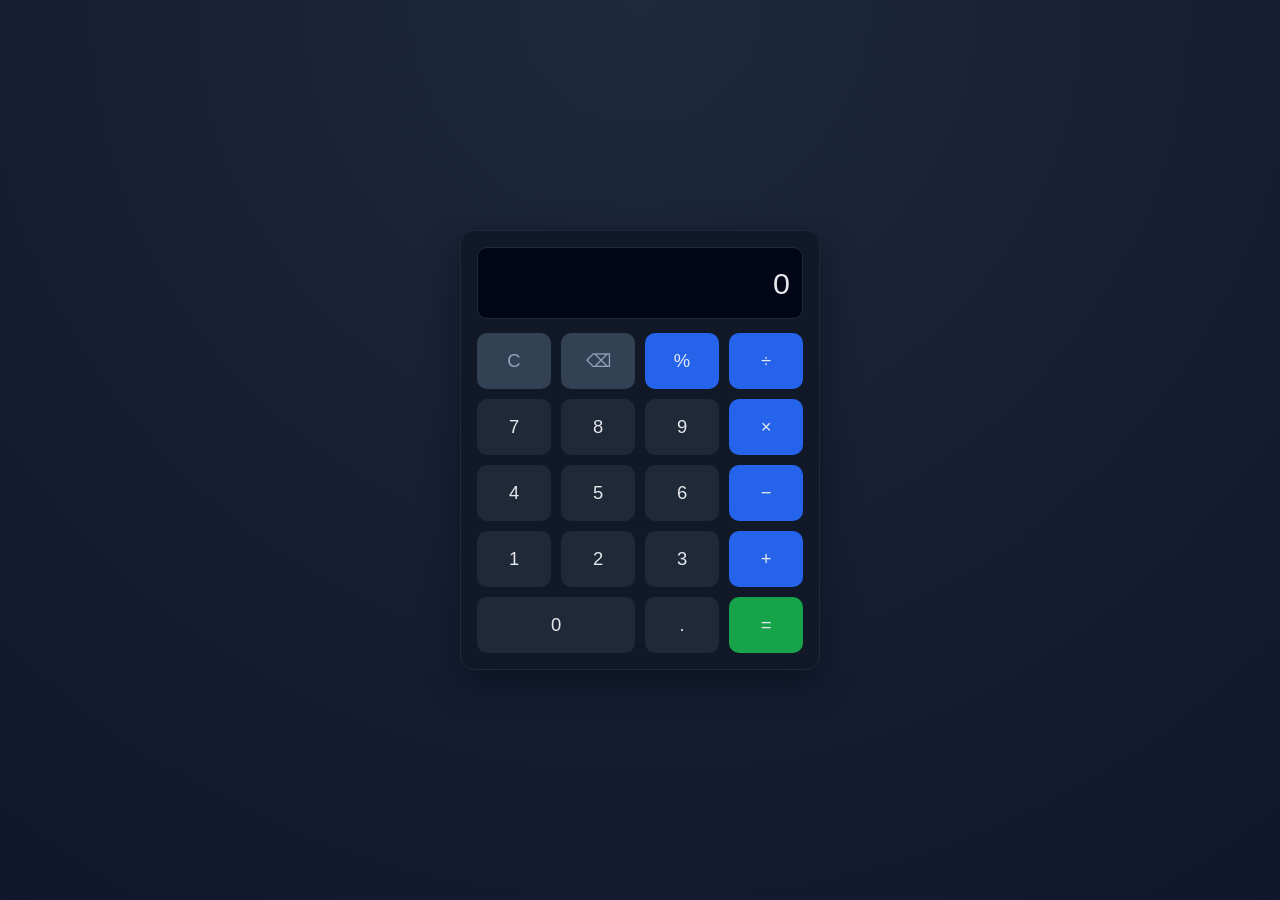
<file: calculator/index.html>
<!DOCTYPE html>
<html lang="en">
  <head>
    <meta charset="UTF-8" />
    <meta name="viewport" content="width=device-width, initial-scale=1.0" />
    <title>Basic Calculator</title>
    <link rel="stylesheet" href="style.css" />
  </head>
  <body>
    <main class="calculator-wrapper">
      <section class="calculator" aria-label="Basic calculator">
        <input
          id="display"
          class="display"
          type="text"
          value="0"
          readonly
          aria-label="Calculator display"
        />

        <div class="buttons" id="buttons">
          <button class="btn btn-fn" data-action="clear">C</button>
          <button class="btn btn-fn" data-action="backspace">⌫</button>
          <button class="btn btn-op" data-value="%">%</button>
          <button class="btn btn-op" data-value="/">÷</button>

          <button class="btn" data-value="7">7</button>
          <button class="btn" data-value="8">8</button>
          <button class="btn" data-value="9">9</button>
          <button class="btn btn-op" data-value="*">×</button>

          <button class="btn" data-value="4">4</button>
          <button class="btn" data-value="5">5</button>
          <button class="btn" data-value="6">6</button>
          <button class="btn btn-op" data-value="-">−</button>

          <button class="btn" data-value="1">1</button>
          <button class="btn" data-value="2">2</button>
          <button class="btn" data-value="3">3</button>
          <button class="btn btn-op" data-value="+">+</button>

          <button class="btn btn-zero" data-value="0">0</button>
          <button class="btn" data-value=".">.</button>
          <button class="btn btn-equal" data-action="equals">=</button>
        </div>
      </section>
    </main>

    <script src="script.js"></script>
  </body>
</html>
</file>
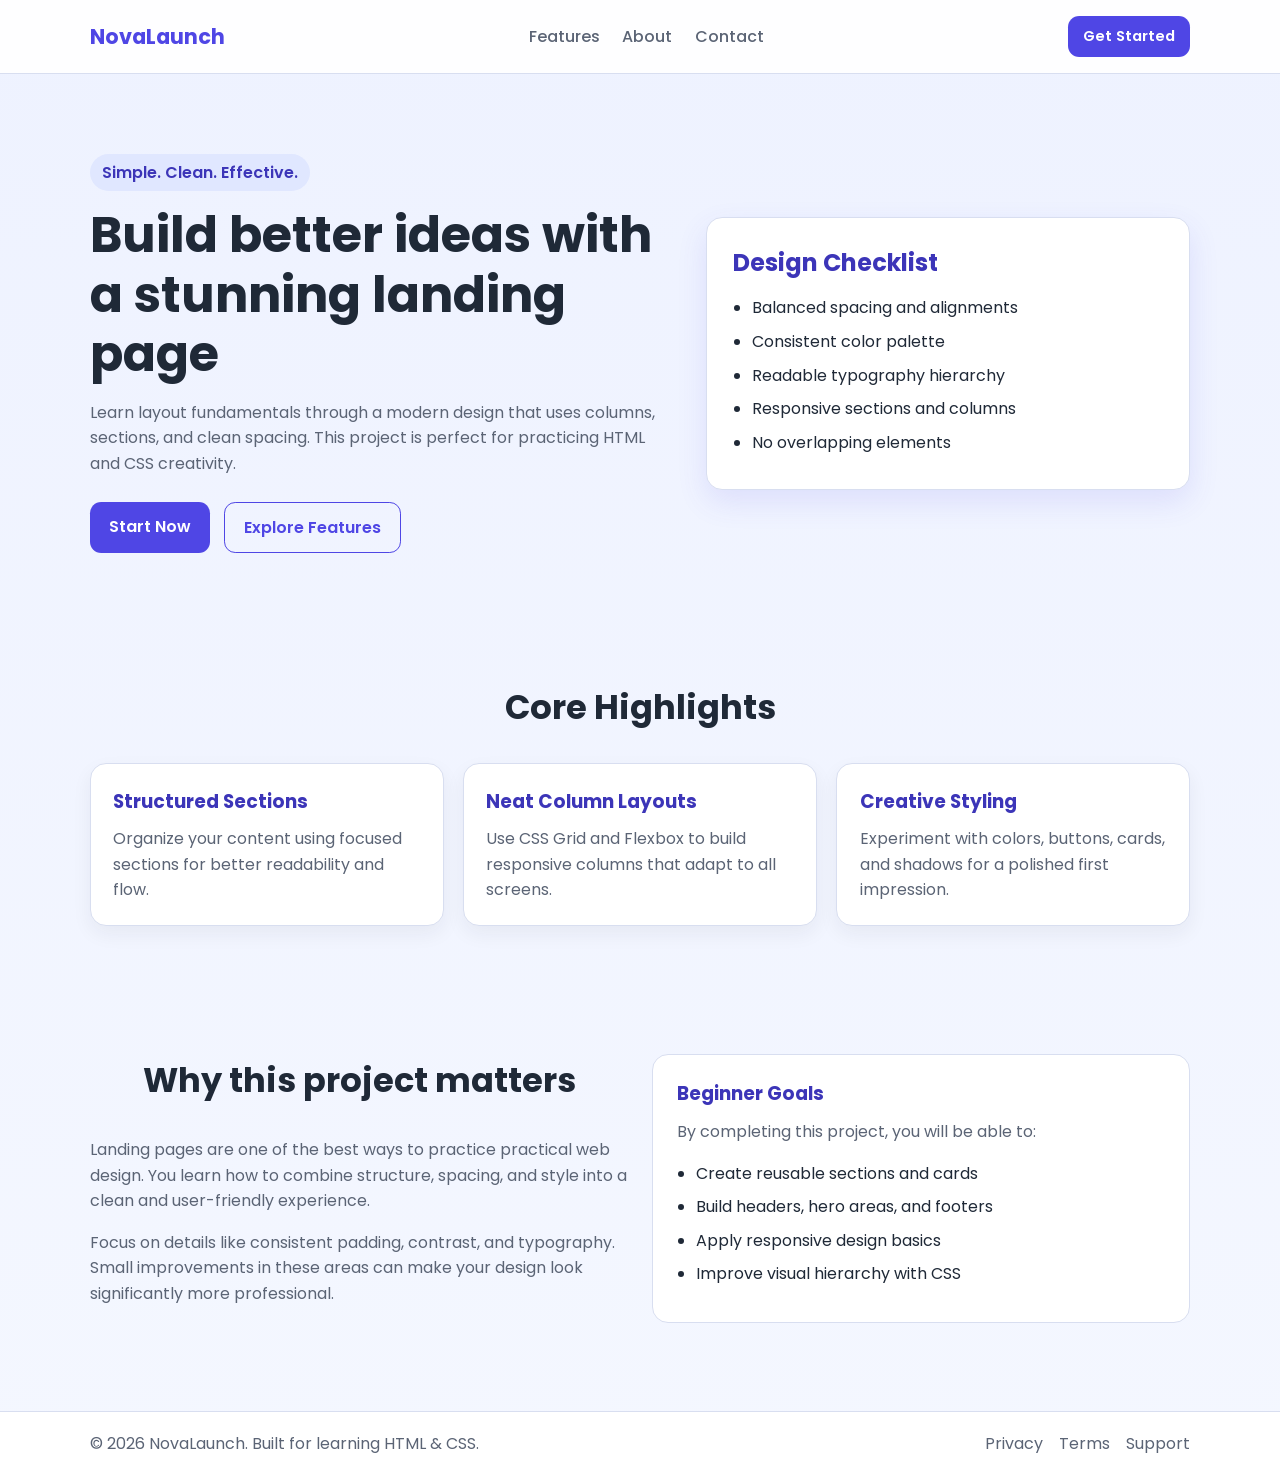
<file: landing_page/index.html>
<!DOCTYPE html>
<html lang="en">
<head>
  <meta charset="UTF-8">
  <meta name="viewport" content="width=device-width, initial-scale=1.0">
  <title>NovaLaunch - Modern Landing Page</title>
  <link rel="preconnect" href="https://fonts.googleapis.com">
  <link rel="preconnect" href="https://fonts.gstatic.com" crossorigin>
  <link href="https://fonts.googleapis.com/css2?family=Poppins:wght@400;500;600;700&display=swap" rel="stylesheet">
  <link rel="stylesheet" href="style.css">
</head>
<body>
  <header class="site-header">
    <div class="container nav-wrapper">
      <a href="#" class="logo">NovaLaunch</a>
      <nav class="nav-links">
        <a href="#features">Features</a>
        <a href="#about">About</a>
        <a href="#contact">Contact</a>
      </nav>
      <a href="#" class="btn btn-small">Get Started</a>
    </div>
  </header>

  <main>
    <section class="hero">
      <div class="container hero-grid">
        <div class="hero-content">
          <p class="tag">Simple. Clean. Effective.</p>
          <h1>Build better ideas with a stunning landing page</h1>
          <p class="hero-text">
            Learn layout fundamentals through a modern design that uses columns, sections, and
            clean spacing. This project is perfect for practicing HTML and CSS creativity.
          </p>
          <div class="hero-actions">
            <a href="#" class="btn">Start Now</a>
            <a href="#features" class="btn btn-outline">Explore Features</a>
          </div>
        </div>
        <div class="hero-card">
          <h2>Design Checklist</h2>
          <ul>
            <li>Balanced spacing and alignments</li>
            <li>Consistent color palette</li>
            <li>Readable typography hierarchy</li>
            <li>Responsive sections and columns</li>
            <li>No overlapping elements</li>
          </ul>
        </div>
      </div>
    </section>

    <section class="features" id="features">
      <div class="container">
        <h2 class="section-title">Core Highlights</h2>
        <div class="feature-grid">
          <article class="feature-card">
            <h3>Structured Sections</h3>
            <p>Organize your content using focused sections for better readability and flow.</p>
          </article>
          <article class="feature-card">
            <h3>Neat Column Layouts</h3>
            <p>Use CSS Grid and Flexbox to build responsive columns that adapt to all screens.</p>
          </article>
          <article class="feature-card">
            <h3>Creative Styling</h3>
            <p>Experiment with colors, buttons, cards, and shadows for a polished first impression.</p>
          </article>
        </div>
      </div>
    </section>

    <section class="about" id="about">
      <div class="container about-grid">
        <div>
          <h2 class="section-title">Why this project matters</h2>
          <p>
            Landing pages are one of the best ways to practice practical web design. You learn how to
            combine structure, spacing, and style into a clean and user-friendly experience.
          </p>
          <p>
            Focus on details like consistent padding, contrast, and typography. Small improvements in
            these areas can make your design look significantly more professional.
          </p>
        </div>
        <div class="about-box">
          <h3>Beginner Goals</h3>
          <p>By completing this project, you will be able to:</p>
          <ul>
            <li>Create reusable sections and cards</li>
            <li>Build headers, hero areas, and footers</li>
            <li>Apply responsive design basics</li>
            <li>Improve visual hierarchy with CSS</li>
          </ul>
        </div>
      </div>
    </section>
  </main>

  <footer class="site-footer" id="contact">
    <div class="container footer-content">
      <p>&copy; 2026 NovaLaunch. Built for learning HTML &amp; CSS.</p>
      <div class="footer-links">
        <a href="#">Privacy</a>
        <a href="#">Terms</a>
        <a href="#">Support</a>
      </div>
    </div>
  </footer>
</body>
</html>
</file>
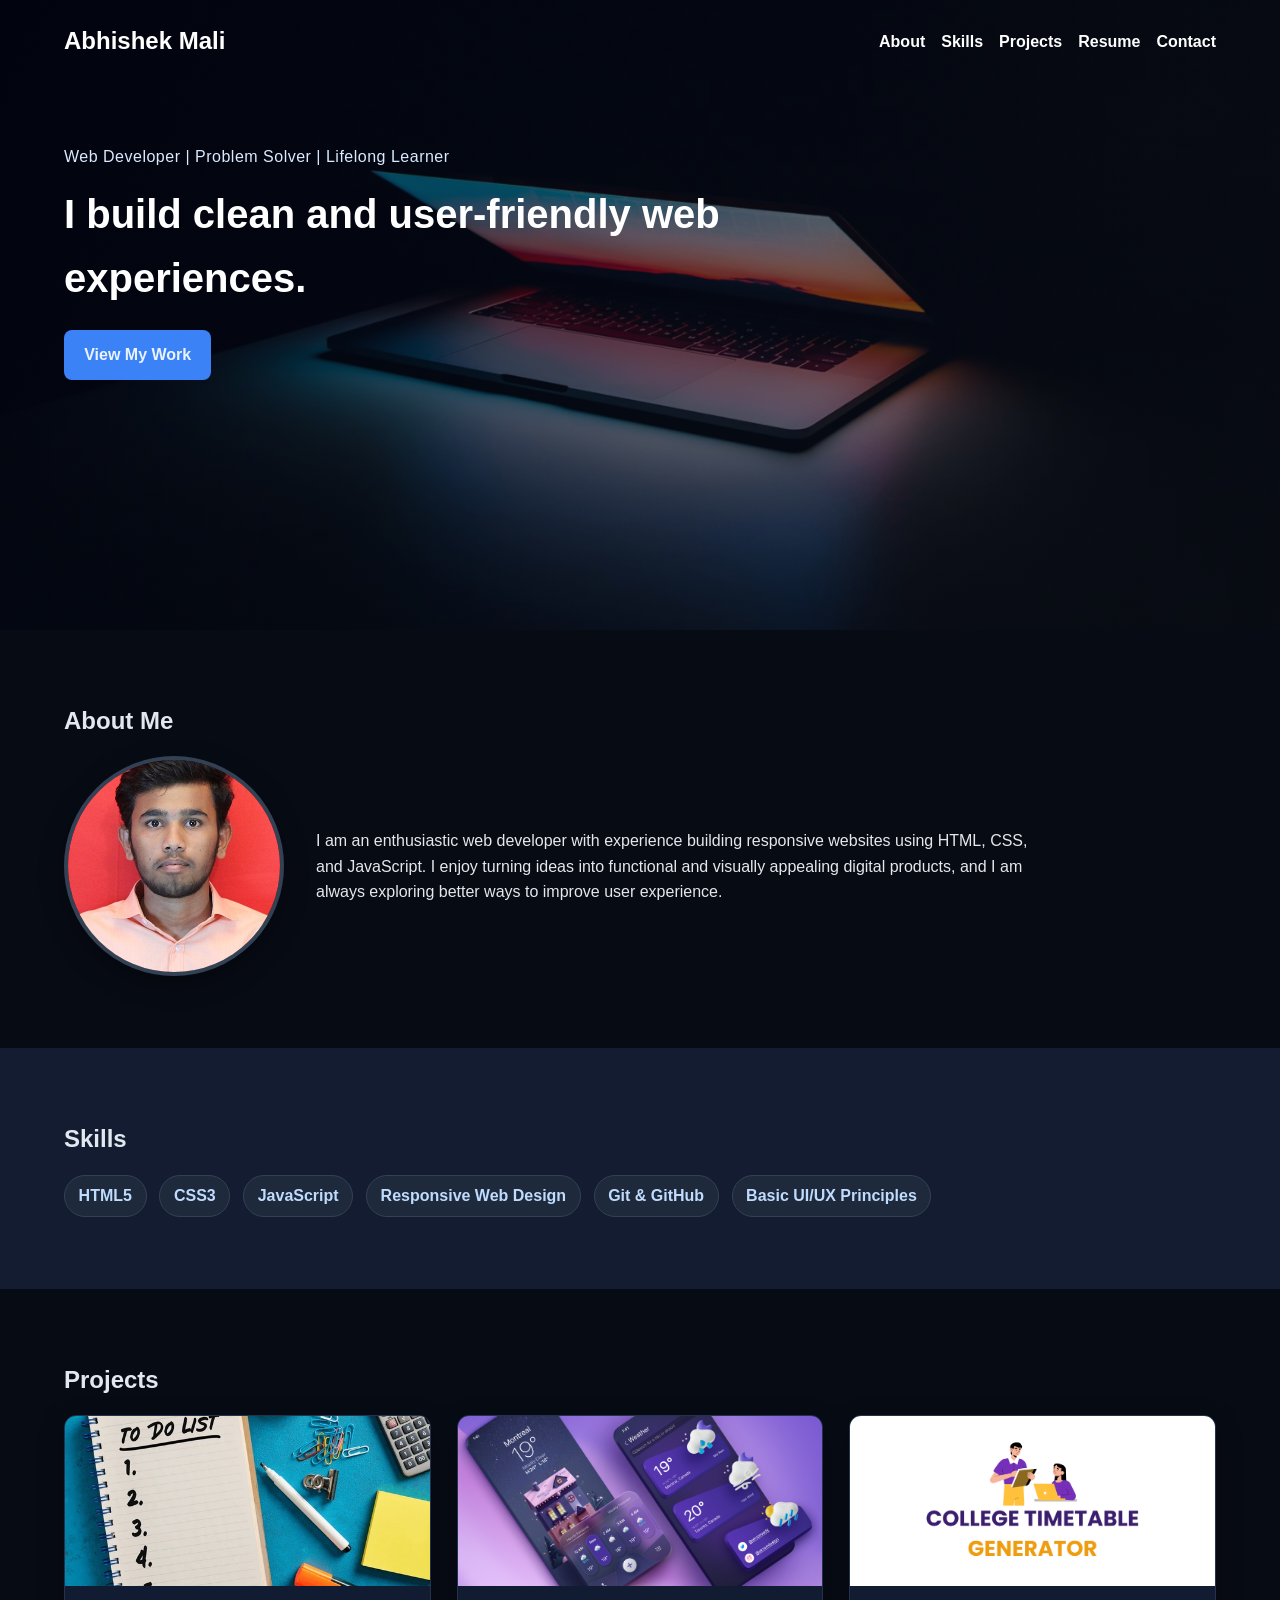
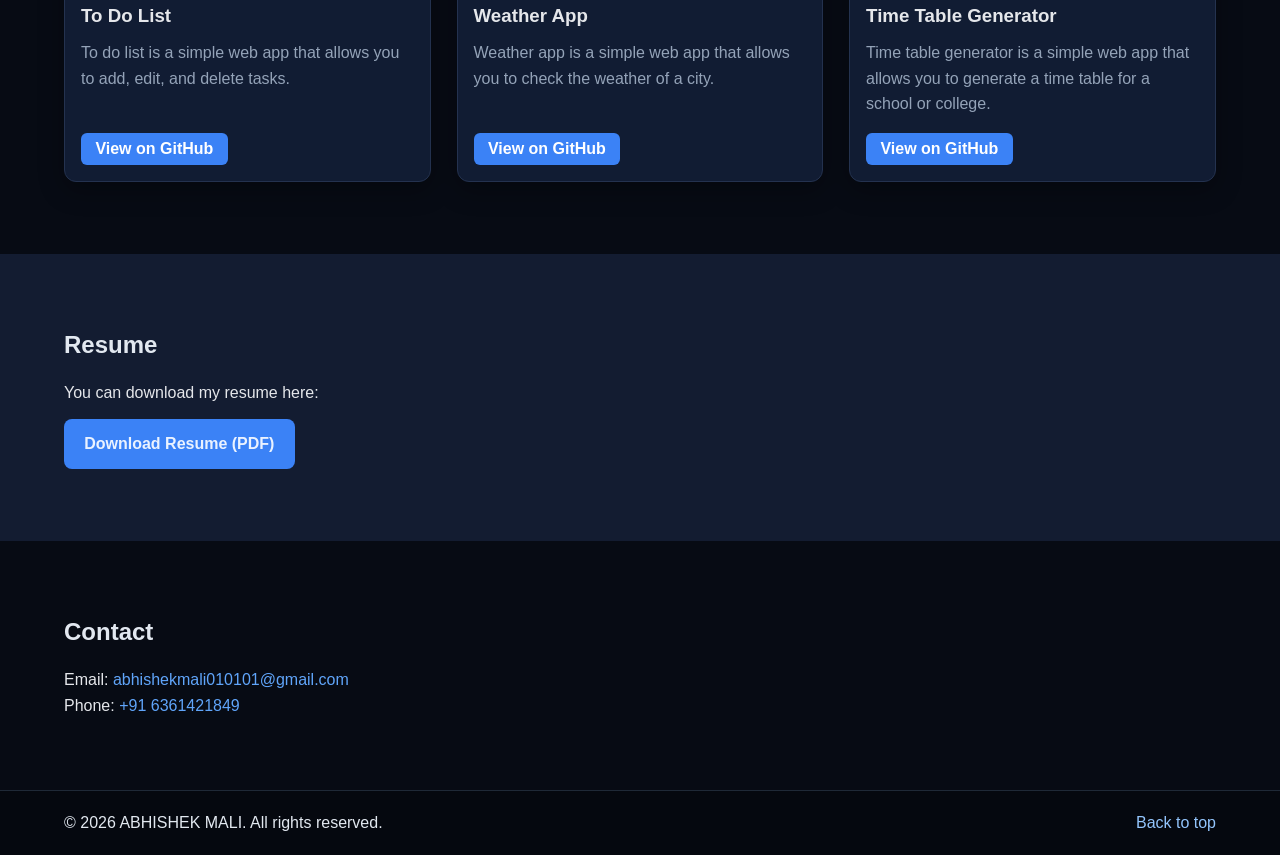
<file: PortFolio/index.html>
<!DOCTYPE html>
<html lang="en">
<head>
  <meta charset="UTF-8">
  <meta name="viewport" content="width=device-width, initial-scale=1.0">
  <title>My Portfolio</title>
  <link rel="stylesheet" href="styles.css">
</head>
<body>
  <header class="hero" id="home">
    <nav class="navbar">
      <h1 class="logo">Abhishek Mali</h1>
      <ul class="nav-links">
        <li><a href="#about">About</a></li>
        <li><a href="#skills">Skills</a></li>
        <li><a href="#projects">Projects</a></li>
        <li><a href="#resume">Resume</a></li>
        <li><a href="#contact">Contact</a></li>
      </ul>
    </nav>
    <div class="hero-content">
      <p class="tagline">Web Developer | Problem Solver | Lifelong Learner</p>
      <h2>I build clean and user-friendly web experiences.</h2>
      <a class="btn" href="#projects">View My Work</a>
    </div>
  </header>

  <main>
    <section id="about" class="section">
      <h2>About Me</h2>
      <div class="about-container">
        <img
          src="profile.jpg"
          alt="Portrait of the portfolio owner"
          class="profile-image"
        >
        <p>
          I am an enthusiastic web developer with experience building responsive websites using
          HTML, CSS, and JavaScript. I enjoy turning ideas into functional and visually appealing
          digital products, and I am always exploring better ways to improve user experience.
        </p>
      </div>
    </section>

    <section id="skills" class="section alt-bg">
      <h2>Skills</h2>
      <ul class="skills-list">
        <li>HTML5</li>
        <li>CSS3</li>
        <li>JavaScript</li>
        <li>Responsive Web Design</li>
        <li>Git & GitHub</li>
        <li>Basic UI/UX Principles</li>
      </ul>
    </section>

    <section id="projects" class="section">
      <h2>Projects</h2>
      <div class="projects-grid">
        <article class="project-card">
          <img
            src="to-to-list.png"
            alt="Project 1 preview"
          >
          <h3>To Do List</h3>
          <p>To do list is a simple web app that allows you to add, edit, and delete tasks.</p>
          <a class="project-link" href="https://github.com/abhishekanandmali/To-do-List-webApp.git" target="_blank" rel="noopener noreferrer">
            View on GitHub
          </a>
        </article>
        <article class="project-card">
          <img
            src="weather.png"
            alt="Project 2 preview"
          >
          <h3>Weather App</h3>
          <p>Weather app is a simple web app that allows you to check the weather of a city.</p>
          <a class="project-link" href="https://github.com/abhishekanandmali/WeatherApp.git" target="_blank" rel="noopener noreferrer">
            View on GitHub
          </a>
        </article>
        <article class="project-card">
          <img
            src="time_table_gen.png"
            alt="Project 3 preview"
          >
          <h3>Time Table Generator</h3>
          <p>Time table generator is a simple web app that allows you to generate a time table for a school or college.</p>
          <a class="project-link" href="https://github.com/abhishekanandmali/College-Timetable-Generator.git" target="_blank" rel="noopener noreferrer">
            View on GitHub
          </a>
        </article>
      </div>
    </section>

    <section id="resume" class="section alt-bg">
      <h2>Resume</h2>
      <p>You can download my resume here:</p>
      <a class="btn" href="resume.pdf" download>Download Resume (PDF)</a>
    </section>

    <section id="contact" class="section">
      <h2>Contact</h2>
      <p>Email: <a href="mailto:abhishekmali010101@gmail.com">abhishekmali010101@gmail.com</a></p>
      <p>Phone: <a href="tel:+91 6361421849">+91 6361421849</a></p>
    </section>
  </main>

  <footer>
    <p>&copy; 2026 ABHISHEK MALI. All rights reserved.</p>
    <p><a href="#home">Back to top</a></p>
  </footer>
</body>
</html>
</file>
<file: calculator/style.css>
:root {
  --bg: #0f172a;
  --panel: #111827;
  --display: #020617;
  --text: #e5e7eb;
  --muted: #94a3b8;
  --op: #2563eb;
  --equal: #16a34a;
  --fn: #334155;
  --btn: #1f2937;
}

* {
  box-sizing: border-box;
  margin: 0;
  padding: 0;
  font-family: Arial, Helvetica, sans-serif;
}

body {
  min-height: 100vh;
  display: grid;
  place-items: center;
  background: radial-gradient(circle at top, #1e293b, var(--bg));
  color: var(--text);
}

.calculator-wrapper {
  width: min(92vw, 360px);
}

.calculator {
  background-color: var(--panel);
  border: 1px solid #1e293b;
  border-radius: 14px;
  padding: 16px;
  box-shadow: 0 14px 35px rgba(2, 6, 23, 0.45);
}

.display {
  width: 100%;
  height: 72px;
  border: 1px solid #1e293b;
  border-radius: 10px;
  margin-bottom: 14px;
  background-color: var(--display);
  color: var(--text);
  font-size: 1.9rem;
  text-align: right;
  padding: 0 12px;
}

.buttons {
  display: grid;
  grid-template-columns: repeat(4, 1fr);
  gap: 10px;
}

.btn {
  height: 56px;
  border: none;
  border-radius: 10px;
  background-color: var(--btn);
  color: var(--text);
  font-size: 1.15rem;
  cursor: pointer;
  transition: transform 0.07s ease, opacity 0.2s ease;
}

.btn:hover {
  opacity: 0.9;
}

.btn:active {
  transform: scale(0.97);
}

.btn-op {
  background-color: var(--op);
}

.btn-equal {
  background-color: var(--equal);
}

.btn-fn {
  background-color: var(--fn);
  color: var(--muted);
}

.btn-zero {
  grid-column: span 2;
}
</file>
<file: landing_page/style.css>
:root {
  --bg: #f4f7ff;
  --surface: #ffffff;
  --text: #1f2937;
  --muted: #5b6475;
  --primary: #4f46e5;
  --primary-dark: #3c35b8;
  --accent: #22c55e;
  --border: #d8def0;
  --shadow: 0 12px 30px rgba(79, 70, 229, 0.12);
}

* {
  margin: 0;
  padding: 0;
  box-sizing: border-box;
}

body {
  font-family: "Poppins", sans-serif;
  color: var(--text);
  background: linear-gradient(180deg, #eef2ff 0%, var(--bg) 100%);
  line-height: 1.6;
}

a {
  color: inherit;
  text-decoration: none;
}

.container {
  width: min(1100px, 92%);
  margin: 0 auto;
}

.site-header {
  position: sticky;
  top: 0;
  z-index: 10;
  background: rgba(255, 255, 255, 0.92);
  backdrop-filter: blur(8px);
  border-bottom: 1px solid var(--border);
}

.nav-wrapper {
  display: flex;
  align-items: center;
  justify-content: space-between;
  padding: 1rem 0;
  gap: 1rem;
}

.logo {
  font-size: 1.3rem;
  font-weight: 700;
  color: var(--primary);
}

.nav-links {
  display: flex;
  gap: 1.4rem;
  color: var(--muted);
  font-weight: 500;
}

.nav-links a:hover {
  color: var(--primary);
}

.btn {
  display: inline-block;
  background: var(--primary);
  color: #ffffff;
  padding: 0.72rem 1.2rem;
  border-radius: 0.7rem;
  font-weight: 600;
  transition: background 0.25s ease, transform 0.2s ease;
}

.btn:hover {
  background: var(--primary-dark);
  transform: translateY(-2px);
}

.btn-small {
  padding: 0.55rem 0.95rem;
  font-size: 0.92rem;
}

.btn-outline {
  background: transparent;
  color: var(--primary);
  border: 1px solid var(--primary);
}

.btn-outline:hover {
  color: #ffffff;
}

.hero {
  padding: 5rem 0 4rem;
}

.hero-grid {
  display: grid;
  grid-template-columns: 1.2fr 1fr;
  gap: 2.2rem;
  align-items: center;
}

.tag {
  display: inline-block;
  background: #e0e7ff;
  color: var(--primary-dark);
  font-weight: 600;
  padding: 0.35rem 0.75rem;
  border-radius: 999px;
  margin-bottom: 0.9rem;
}

.hero h1 {
  font-size: clamp(2rem, 4vw, 3.1rem);
  line-height: 1.2;
  margin-bottom: 1rem;
}

.hero-text {
  color: var(--muted);
  max-width: 620px;
  margin-bottom: 1.6rem;
}

.hero-actions {
  display: flex;
  flex-wrap: wrap;
  gap: 0.85rem;
}

.hero-card {
  background: var(--surface);
  padding: 1.6rem;
  border-radius: 1rem;
  box-shadow: var(--shadow);
  border: 1px solid var(--border);
}

.hero-card h2 {
  margin-bottom: 0.85rem;
  color: var(--primary-dark);
}

.hero-card ul {
  padding-left: 1.2rem;
}

.hero-card li {
  margin-bottom: 0.5rem;
}

.features,
.about {
  padding: 4rem 0;
}

.section-title {
  text-align: center;
  margin-bottom: 1.8rem;
  font-size: clamp(1.5rem, 3vw, 2.1rem);
}

.feature-grid {
  display: grid;
  grid-template-columns: repeat(3, minmax(0, 1fr));
  gap: 1.2rem;
}

.feature-card {
  background: var(--surface);
  border: 1px solid var(--border);
  border-radius: 1rem;
  padding: 1.4rem;
  box-shadow: 0 8px 20px rgba(31, 41, 55, 0.06);
}

.feature-card h3 {
  margin-bottom: 0.6rem;
  color: var(--primary-dark);
}

.feature-card p {
  color: var(--muted);
}

.about-grid {
  display: grid;
  grid-template-columns: 1fr 1fr;
  gap: 1.5rem;
}

.about-grid p {
  color: var(--muted);
  margin-bottom: 1rem;
}

.about-box {
  background: var(--surface);
  border: 1px solid var(--border);
  border-radius: 1rem;
  padding: 1.5rem;
}

.about-box h3 {
  margin-bottom: 0.6rem;
  color: var(--primary-dark);
}

.about-box ul {
  padding-left: 1.2rem;
  margin-top: 0.7rem;
}

.about-box li {
  margin-bottom: 0.5rem;
}

.site-footer {
  border-top: 1px solid var(--border);
  background: #ffffff;
  margin-top: 1.5rem;
}

.footer-content {
  display: flex;
  justify-content: space-between;
  align-items: center;
  gap: 1rem;
  padding: 1.2rem 0;
  color: var(--muted);
}

.footer-links {
  display: flex;
  gap: 1rem;
}

.footer-links a:hover {
  color: var(--primary);
}

@media (max-width: 900px) {
  .hero-grid,
  .feature-grid,
  .about-grid {
    grid-template-columns: 1fr;
  }

  .hero {
    padding-top: 3.8rem;
  }
}

@media (max-width: 640px) {
  .nav-wrapper {
    flex-wrap: wrap;
    justify-content: center;
  }

  .nav-links {
    width: 100%;
    justify-content: center;
  }

  .footer-content {
    flex-direction: column;
    text-align: center;
  }
}
</file>
<file: PortFolio/styles.css>
:root {
  --bg-color: #070b14;
  --surface-color: #0f172a;
  --surface-muted: #131c31;
  --text-color: #e5e7eb;
  --text-muted: #94a3b8;
  --primary-color: #60a5fa;
  --primary-strong: #3b82f6;
  --card-bg: #111c33;
  --border-color: #24324f;
  --hero-overlay: rgba(2, 6, 23, 0.68);
}

* {
  box-sizing: border-box;
  margin: 0;
  padding: 0;
}

body {
  font-family: Arial, Helvetica, sans-serif;
  line-height: 1.6;
  color: var(--text-color);
  background-color: var(--bg-color);
  scroll-behavior: smooth;
}

.hero {
  background: linear-gradient(to right, #0b1120, #0f1a31);
  color: #ffffff;
  padding: 1.2rem 5% 3rem;
  min-height: 70vh;
  background-image: url(background.png);
  background-size: cover;
  background-position: center;
  background-repeat: no-repeat;
  position: relative;
  isolation: isolate;
}

.hero::before {
  content: "";
  position: absolute;
  inset: 0;
  background: linear-gradient(120deg, var(--hero-overlay), rgba(15, 23, 42, 0.45));
  z-index: -1;
}

.navbar {
  display: flex;
  justify-content: space-between;
  align-items: center;
  flex-wrap: wrap;
  gap: 1rem;
  padding: 0.2rem 0;
}

.logo {
  font-size: 1.5rem;
}

.nav-links {
  list-style: none;
  display: flex;
  gap: 1rem;
  flex-wrap: wrap;
}

.nav-links a {
  color: #ffffff;
  text-decoration: none;
  font-weight: 600;
  position: relative;
}

.nav-links a::after {
  content: "";
  position: absolute;
  left: 0;
  bottom: -4px;
  width: 100%;
  height: 2px;
  background-color: var(--primary-color);
  transform: scaleX(0);
  transform-origin: left;
  transition: transform 0.25s ease;
}

.nav-links a:hover::after,
.nav-links a:focus-visible::after {
  transform: scaleX(1);
}

.hero-content {
  margin-top: clamp(2rem, 8vw, 5rem);
  max-width: 700px;
  animation: fadeUp 0.75s ease both;
}

.hero-content h2 {
  font-size: clamp(1.8rem, 4vw, 2.5rem);
  margin: 0.8rem 0 1.2rem;
}

.tagline {
  letter-spacing: 0.5px;
  color: #dbeafe;
}

.btn {
  display: inline-block;
  background-color: var(--primary-strong);
  color: #eaf2ff;
  padding: 0.7rem 1.2rem;
  border-radius: 8px;
  text-decoration: none;
  font-weight: 700;
  border: 1px solid transparent;
  transition: transform 0.2s ease, box-shadow 0.2s ease, background-color 0.2s ease;
}

.btn:hover {
  transform: translateY(-2px);
  background-color: #2563eb;
  box-shadow: 0 10px 24px rgba(37, 99, 235, 0.35);
}

.btn:focus-visible,
.project-link:focus-visible,
.nav-links a:focus-visible,
#contact a:focus-visible,
footer a:focus-visible {
  outline: 2px solid var(--primary-color);
  outline-offset: 3px;
  border-radius: 6px;
}

.section {
  padding: clamp(2.8rem, 6vw, 4.5rem) 5%;
  animation: fadeUp 0.75s ease both;
}

.section h2 {
  margin-bottom: 1rem;
  color: #e2e8f0;
}

.alt-bg {
  background-color: var(--surface-muted);
}

.about-container {
  display: grid;
  grid-template-columns: minmax(170px, 220px) 1fr;
  gap: clamp(1rem, 3vw, 2rem);
  align-items: center;
  max-width: 980px;
}

.profile-image {
  width: min(100%, 220px);
  aspect-ratio: 1 / 1;
  object-fit: cover;
  border-radius: 50%;
  border: 4px solid #334155;
  box-shadow: 0 8px 24px rgba(0, 0, 0, 0.35);
}

.skills-list {
  list-style: none;
  display: flex;
  flex-wrap: wrap;
  gap: 0.8rem;
}

.skills-list li {
  background-color: #1e293b;
  color: #bfdbfe;
  padding: 0.45rem 0.85rem;
  border-radius: 999px;
  font-weight: 700;
  border: 1px solid #334155;
}

.projects-grid {
  display: grid;
  grid-template-columns: repeat(auto-fit, minmax(260px, 1fr));
  gap: clamp(1rem, 3vw, 1.6rem);
}

.project-card {
  background-color: var(--card-bg);
  border-radius: 12px;
  overflow: hidden;
  box-shadow: 0 8px 26px rgba(0, 0, 0, 0.3);
  border: 1px solid var(--border-color);
  display: flex;
  flex-direction: column;
  transition: transform 0.25s ease, box-shadow 0.25s ease, border-color 0.25s ease;
}

.project-card:hover {
  transform: translateY(-6px);
  border-color: #33507f;
  box-shadow: 0 16px 38px rgba(0, 0, 0, 0.45);
}

.project-card img {
  width: 100%;
  height: 170px;
  object-fit: cover;
}

.project-card h3,
.project-card p {
  padding: 0 1rem;
}

.project-card h3 {
  margin-top: 0.9rem;
}

.project-card p {
  margin: 0.6rem 0 1rem;
  color: var(--text-muted);
  flex-grow: 1;
}

.project-link {
  display: inline-block;
  align-self: flex-start;
  margin: 0 1rem 1rem;
  padding: 0.5rem 0.9rem;
  background-color: var(--primary-strong);
  color: #ffffff;
  text-decoration: none;
  border-radius: 6px;
  font-weight: 600;
  line-height: 1;
  transition: background-color 0.2s ease, transform 0.2s ease;
}

.project-link:hover {
  background-color: #2563eb;
  transform: translateY(-1px);
}

#resume .btn {
  margin-top: 0.8rem;
}

#contact a {
  color: var(--primary-color);
  text-decoration: none;
}

footer {
  padding: 1.2rem 5%;
  background-color: #05080f;
  color: #e2e8f0;
  display: flex;
  justify-content: space-between;
  gap: 1rem;
  flex-wrap: wrap;
  border-top: 1px solid #1f2937;
}

footer a {
  color: #93c5fd;
  text-decoration: none;
}

@media (max-width: 700px) {
  .navbar {
    flex-direction: column;
    align-items: flex-start;
  }

  .nav-links {
    gap: 0.8rem;
  }

  .about-container {
    grid-template-columns: 1fr;
  }

  .profile-image {
    justify-self: start;
  }

  .hero-content {
    margin-top: 3rem;
  }
}

@media (max-width: 450px) {
  .section {
    padding-left: 1rem;
    padding-right: 1rem;
  }

  .hero {
    padding-left: 1rem;
    padding-right: 1rem;
  }

  footer {
    padding-left: 1rem;
    padding-right: 1rem;
  }
}

@media (prefers-reduced-motion: reduce) {
  *,
  *::before,
  *::after {
    animation-duration: 0.01ms !important;
    animation-iteration-count: 1 !important;
    transition-duration: 0.01ms !important;
    scroll-behavior: auto !important;
  }
}

@keyframes fadeUp {
  from {
    opacity: 0;
    transform: translateY(14px);
  }
  to {
    opacity: 1;
    transform: translateY(0);
  }
}
</file>
